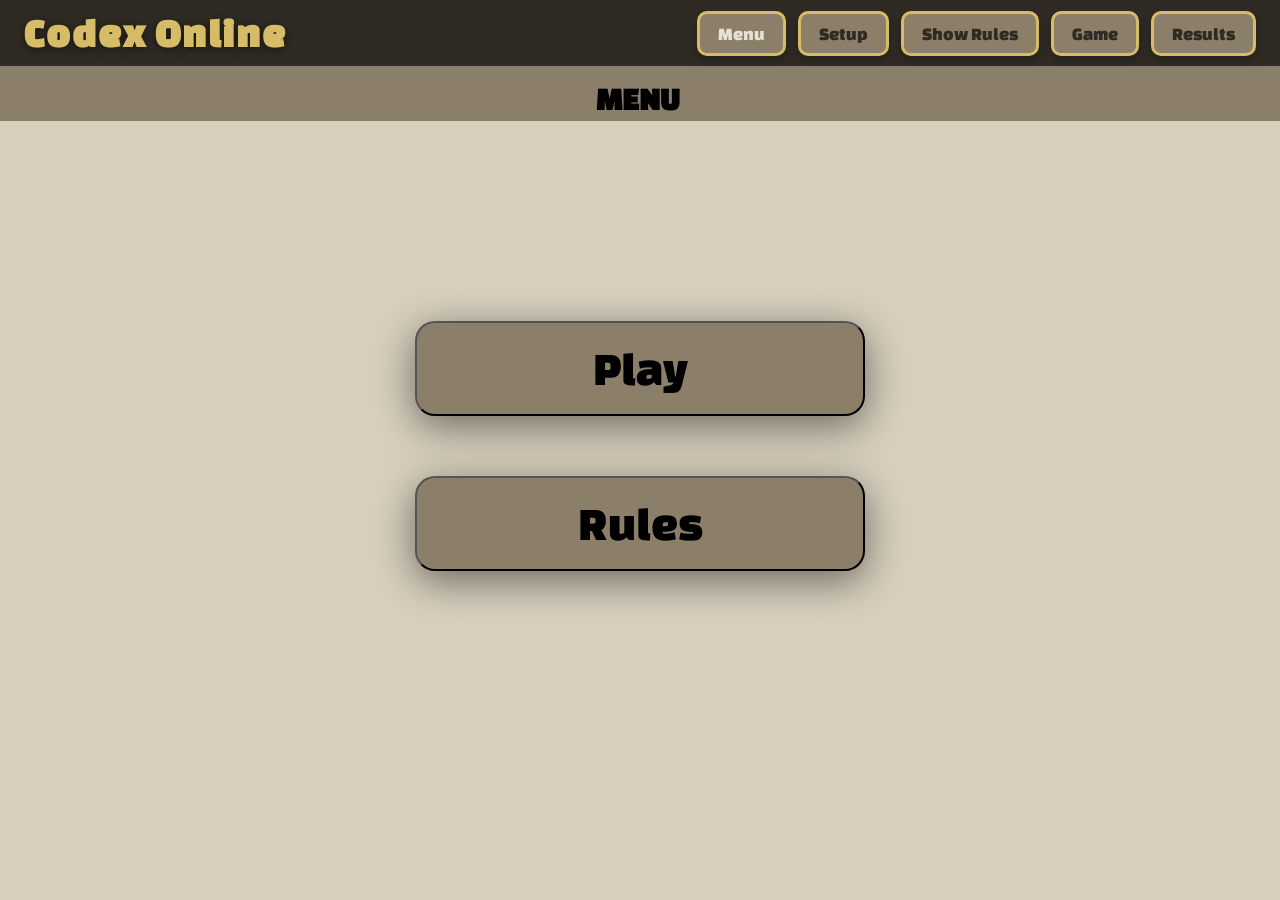
<file: index.html>
<!DOCTYPE html>
<html lang="en">

<head>
    <meta charset="UTF-8">
    <meta name="viewport" content="width=device-width, initial-scale=1.0">
    <title>Codex Online</title>
    <link rel="stylesheet" href="css/settings.css">
    <link rel="stylesheet" href="css/default.css">
    <link rel="stylesheet" href="css/game.css">
    <link rel="stylesheet" href="css/menu.css">
    <link rel="stylesheet" href="css/rules.css">
    <link rel="stylesheet" href="css/setup.css">
    <link rel="stylesheet" href="css/results.css">
    <link rel="stylesheet" href="css/codex_card.css">
</head>

<body>
    <div class="app">
        <header class="app-header">
            <h1>Codex Online</h1>
            <div>
                <button id="menu-button" class="selected">Menu</button>
                <button id="setup-button">Setup</button>
                <button id="rules-button">Show Rules</button>
                <button id="game-button">Game</button>
                <button id="results-button">Results</button>
            </div>
        </header>

        <main class="app-main">
            <!-- MENU -->
            <section id="view-menu" class="show-view">
                <h2>MENU</h2>
                <div class="menu-container">
                    <div class="menu-list">
                        <button class="menu-play-button">Play</button>
                        <button class="menu-rules-button">Rules</button>
                    </div>
                </div>
            </section>
            <!-- SETUP -->
            <section id="view-setup">
                <h2>SETUP</h2>
                <form id="setup-form">
                    <label for="setup-player-count">Player Selection</label>
                    <input type="number" id="setup-player-count" name="player-count" value="1" min="1" max="4"
                        autofocus>
                    <div>
                        <input type="text" name="setup-usernames[]" placeholder="Player1">
                    </div>
                    <input type="submit" value="Play">
                </form>

            </section>
            <!-- RULES -->
            <section id="view-rules">
                <h2>RULES</h2>
                <div class="rules-page">
                    <div class="written-rules">
                        <h2>Game Flow</h2>
                        <p>Players take turns. In each turn, a player places one card and draws one from the draw piles.
                        </p>

                        <h2>Objective</h2>
                        <p>Players aim to score as many points as possible. When a player reaches 10 points, the final
                            round is played and the game ends.</p>

                        <h2>Placing Cards</h2>
                        <p>Cards can only be placed by overlapping open corners.</p>
                        <p>Golden cards can only be placed if the player has the required number of symbols.</p>
                    </div>
                    <div class="original-rules">
                        <h2>Original game excerpt:</h2>
                        <div class="rules-container">
                            <button id="rules-prev" class="rules-arrow">&lt;</button>

                            <div class="rules-stage">
                                <div class="rules-images">
                                    <img alt="Rules" src="sources/rules1.png" class="current-show">
                                    <img alt="Rules" src="sources/rules2.png">
                                    <img alt="Rules" src="sources/rules3.png">
                                </div>
                            </div>

                            <button id="rules-next" class="rules-arrow">&gt;</button>
                        </div>
                        <button id="rules-back">Back</button>
                    </div>
                </div>
            </section>
            <!-- GAME -->
            <section id="view-game">
                <!-- Header -->
                 <h2>Codex</h2>
                <header class="game-header">
                    
                    <div id="players-bar">
                    </div>

                    <div id="turn-info"></div>
                    <div class="game-settings">
                    </div>
                </header>


                <!-- Main -->
                <div class="game-main">

                    <!-- Board -->
                    <div class="board-wrapper">
                        <div id="board-viewport">
                            <div id="board-container">
                                <svg id="board-svg" viewBox="0 0 6000 3600" preserveAspectRatio="xMidYMid meet">
                                    <rect x="0" y="0" width="6000" height="3600" fill="#f3efe6"></rect>

                                    <g id="board-grid"></g>
                                </svg>

                                <div id="board-cards-layer"></div>
                            </div>
                        </div>
                        <div id="draw-overlay">
                            <div class="draw-modal">
                                <div id="board-draw-layer"></div>
                            </div>
                        </div>
                        <!-- Hand -->
                        <div id="player-hand-layer"></div>
                        <div id="board-drag-layer"></div>
                    </div>



                    <!-- Side -->
                    <aside class="side-panel">
                        OBJECTIVES
                    </aside>

                </div>




            </section>
            <!-- RESULTS -->
            <section id="view-results">
                <h2>RESULTS</h2>
                <div class="winner-card">
                    No Winner yet!
                </div>
                <div class="results-grid">
                </div>

                <h2>Previous Results</h2>
                <div class="history-list">

                </div>
                <button id="clear-results-button">Clear History</button>
            </section>
        </main>
    </div>
    <div id="turn-wait"></div>

    <script type="module" src="js/components/codex_card.js"></script>
    <script type="module" src="js/app.js"></script>
    <script type="module" src="js/menu/menu.js"></script>
    <script type="module" src="js/menu/setup.js"></script>
    <script type="module" src="js/menu/rules.js"></script>
</body>




</html>
</file>
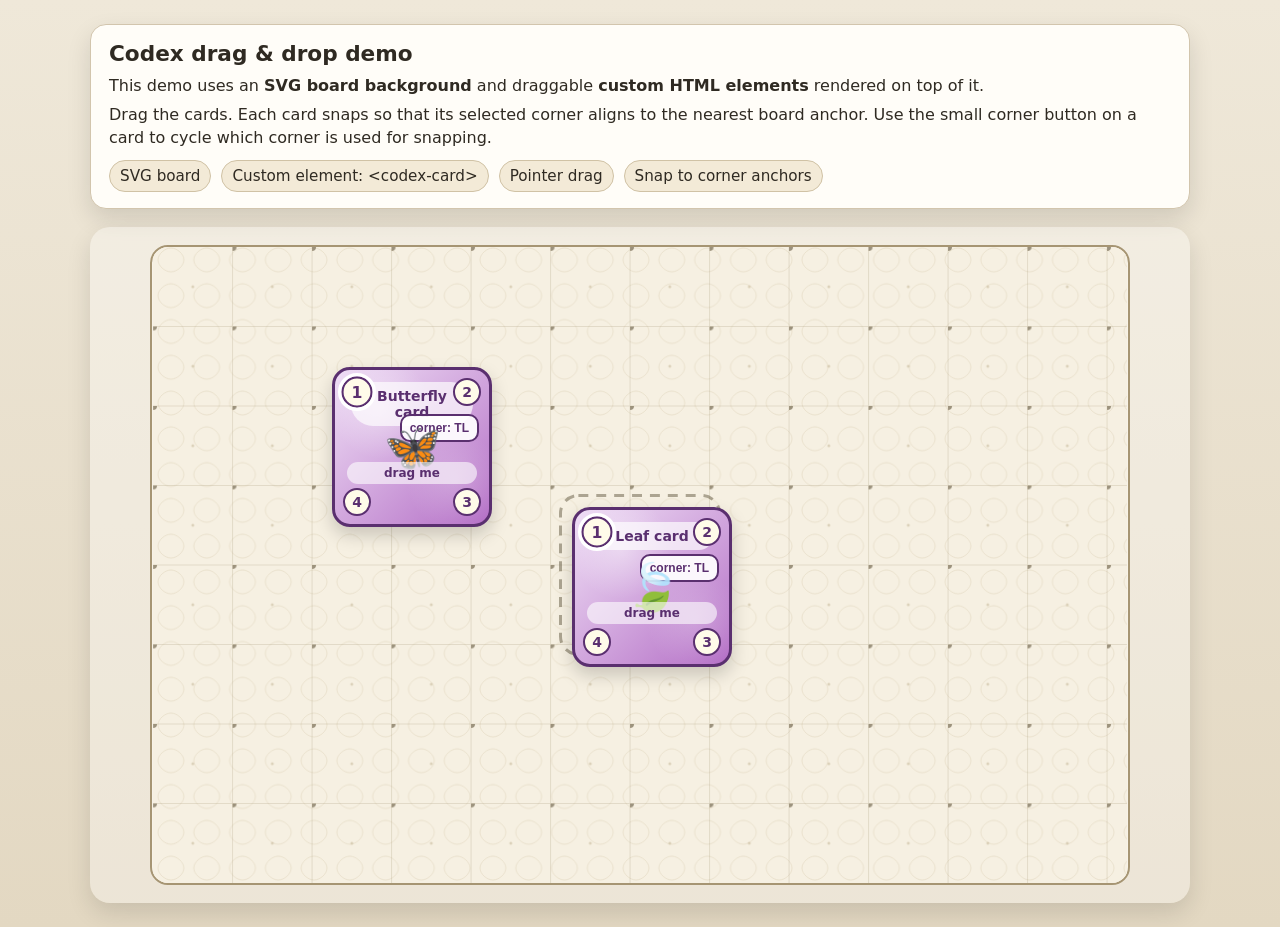
<file: demo/index.html>
<!DOCTYPE html>
<html lang="en">

<head>
    <meta charset="UTF-8" />
    <meta name="viewport" content="width=device-width, initial-scale=1.0" />
    <title>Codex SVG Drag Demo</title>
    <style>
        :root {
            --board-w: 980px;
            --board-h: 640px;
            --grid: 80px;
            --dot: #7a6f58;
            --bg: #f5f0e6;
            --panel: #fffdf8;
            --border: #9e9074;
            --shadow: 0 10px 24px rgba(0, 0, 0, 0.12);
        }

        * {
            box-sizing: border-box;
        }

        body {
            margin: 0;
            font-family: system-ui, -apple-system, BlinkMacSystemFont, "Segoe UI", sans-serif;
            background: linear-gradient(180deg, #efe8d9, #e3d8c2);
            color: #2f2a22;
        }

        .page {
            min-height: 100vh;
            padding: 24px;
            display: grid;
            gap: 18px;
            justify-items: center;
        }

        .info {
            width: min(1100px, 100%);
            background: var(--panel);
            border: 1px solid #d2c5ad;
            border-radius: 16px;
            padding: 16px 18px;
            box-shadow: var(--shadow);
        }

        .info h1 {
            margin: 0 0 8px;
            font-size: 1.35rem;
        }

        .info p {
            margin: 6px 0;
            line-height: 1.45;
        }

        .board-shell {
            width: min(1100px, 100%);
            background: rgba(255, 255, 255, 0.32);
            border-radius: 20px;
            padding: 18px;
            box-shadow: var(--shadow);
            overflow: auto;
        }

        .board-area {
            position: relative;
            width: var(--board-w);
            height: var(--board-h);
            margin: 0 auto;
            border-radius: 18px;
            overflow: hidden;
            border: 2px solid #a69573;
            background: #f8f3e8;
        }

        .board-svg {
            position: absolute;
            inset: 0;
            width: 100%;
            height: 100%;
            display: block;
        }

        .cards-layer {
            position: absolute;
            inset: 0;
            pointer-events: none;
        }

        codex-card {
            position: absolute;
            display: block;
            width: 160px;
            height: 160px;
            pointer-events: auto;
            touch-action: none;
            user-select: none;
        }

        .legend {
            display: flex;
            gap: 10px;
            flex-wrap: wrap;
            margin-top: 10px;
            font-size: 0.95rem;
        }

        .pill {
            background: #f3ead7;
            border: 1px solid #d0c2a5;
            border-radius: 999px;
            padding: 6px 10px;
        }
    </style>
</head>

<body>
    <div class="page">
        <section class="info">
            <h1>Codex drag &amp; drop demo</h1>
            <p>This demo uses an <strong>SVG board background</strong> and draggable <strong>custom HTML
                    elements</strong> rendered on top of it.</p>
            <p>Drag the cards. Each card snaps so that its selected corner aligns to the nearest board anchor. Use the
                small corner button on a card to cycle which corner is used for snapping.</p>
            <div class="legend">
                <span class="pill">SVG board</span>
                <span class="pill">Custom element: &lt;codex-card&gt;</span>
                <span class="pill">Pointer drag</span>
                <span class="pill">Snap to corner anchors</span>
            </div>
        </section>

        <section class="board-shell">
            <div class="board-area" id="board">
                <svg class="board-svg" viewBox="0 0 980 640" aria-label="Codex demo board">
                    <defs>
                        <pattern id="paper" width="36" height="36" patternUnits="userSpaceOnUse">
                            <path d="M18 1 C24 1 31 7 31 13 C31 19 24 25 18 25 C12 25 5 19 5 13 C5 7 12 1 18 1 Z"
                                fill="none" stroke="#e4dac4" stroke-width="1" opacity="0.7" />
                        </pattern>
                        <pattern id="gridDots" width="80" height="80" patternUnits="userSpaceOnUse">
                            <circle cx="0" cy="0" r="4" fill="#7a6f58" opacity="0.72" />
                            <circle cx="40" cy="40" r="1.5" fill="#cabd9f" opacity="0.6" />
                        </pattern>
                    </defs>

                    <rect x="0" y="0" width="980" height="640" fill="#f6f0e2" />
                    <rect x="0" y="0" width="980" height="640" fill="url(#paper)" />
                    <rect x="0" y="0" width="980" height="640" fill="url(#gridDots)" />

                    <g opacity="0.22" stroke="#9f916e" stroke-width="1">
                        <path d="M0 80 H980" />
                        <path d="M0 160 H980" />
                        <path d="M0 240 H980" />
                        <path d="M0 320 H980" />
                        <path d="M0 400 H980" />
                        <path d="M0 480 H980" />
                        <path d="M0 560 H980" />
                        <path d="M80 0 V640" />
                        <path d="M160 0 V640" />
                        <path d="M240 0 V640" />
                        <path d="M320 0 V640" />
                        <path d="M400 0 V640" />
                        <path d="M480 0 V640" />
                        <path d="M560 0 V640" />
                        <path d="M640 0 V640" />
                        <path d="M720 0 V640" />
                        <path d="M800 0 V640" />
                        <path d="M880 0 V640" />
                        <path d="M960 0 V640" />
                    </g>

                    <rect x="410" y="250" width="160" height="160" rx="18" fill="none" stroke="#6f664f" stroke-width="3"
                        stroke-dasharray="10 8" opacity="0.55" />
                    <text x="490" y="335" text-anchor="middle" font-size="22" fill="#6f664f" opacity="0.75">start
                        area</text>
                </svg>

                <div class="cards-layer" id="cards-layer">
                    <codex-card id="card-a" data-color="green" data-title="Leaf card" data-x="420"
                        data-y="260"></codex-card>
                    <codex-card id="card-b" data-color="purple" data-title="Butterfly card" data-x="180"
                        data-y="120"></codex-card>
                </div>
            </div>
        </section>
    </div>

    <script>
        const BOARD_W = 980;
        const BOARD_H = 640;
        const GRID = 80;
        const CARD_SIZE = 160;
        const CORNERS = ["tl", "tr", "br", "bl"];
        const CORNER_OFFSETS = {
            tl: { x: 0, y: 0 },
            tr: { x: CARD_SIZE, y: 0 },
            br: { x: CARD_SIZE, y: CARD_SIZE },
            bl: { x: 0, y: CARD_SIZE }
        };

        class CodexCard extends HTMLElement {
            constructor() {
                super();
                this.active_corner = "tl";
                this.dragging = false;
                this.drag_offset = { x: 0, y: 0 };
            }

            connectedCallback() {
                if (this.dataset.initialized === "1") return;
                this.dataset.initialized = "1";
                this.render();
                this.set_position(
                    Number(this.dataset.x || 0),
                    Number(this.dataset.y || 0)
                );
                this.setup_events();
                this.update_corner_ui();
            }

            render() {
                const color = this.dataset.color || "green";
                const title = this.dataset.title || "Card";

                const color_map = {
                    green: { main: "#76b56e", dark: "#2d6a38", light: "#dff0d8", icon: "🍃" },
                    purple: { main: "#b46fc6", dark: "#5a2f6f", light: "#efdef5", icon: "🦋" },
                    red: { main: "#cf6e59", dark: "#7b2c20", light: "#f4ddd7", icon: "🍄" },
                    blue: { main: "#6da8d8", dark: "#224f78", light: "#dae8f7", icon: "🐦" }
                };

                const palette = color_map[color] || color_map.green;

                this.innerHTML = `
          <style>
            .card {
              width: 100%;
              height: 100%;
              border-radius: 18px;
              border: 3px solid ${palette.dark};
              background: linear-gradient(135deg, ${palette.light}, ${palette.main});
              position: relative;
              box-shadow: 0 8px 18px rgba(0,0,0,0.18);
              overflow: hidden;
              cursor: grab;
            }
            :host(.dragging) .card {
              cursor: grabbing;
              box-shadow: 0 16px 34px rgba(0,0,0,0.26);
            }
            .card::before {
              content: "";
              position: absolute;
              inset: 0;
              background: radial-gradient(circle at 30% 25%, rgba(255,255,255,0.38), transparent 32%),
                          radial-gradient(circle at 78% 72%, rgba(255,255,255,0.20), transparent 30%);
              pointer-events: none;
            }
            .title {
              position: absolute;
              left: 16px;
              right: 16px;
              top: 12px;
              padding: 6px 10px;
              font-weight: 700;
              text-align: center;
              color: ${palette.dark};
              background: rgba(255,255,255,0.68);
              border-radius: 999px;
              font-size: 14px;
            }
            .center-icon {
              position: absolute;
              inset: 0;
              display: grid;
              place-items: center;
              font-size: 46px;
              opacity: 0.92;
            }
            .corner {
              position: absolute;
              width: 28px;
              height: 28px;
              border-radius: 50%;
              background: #fffbe9;
              border: 2px solid ${palette.dark};
              display: grid;
              place-items: center;
              font-size: 14px;
              font-weight: 700;
              color: ${palette.dark};
            }
            .tl { left: 8px; top: 8px; }
            .tr { right: 8px; top: 8px; }
            .br { right: 8px; bottom: 8px; }
            .bl { left: 8px; bottom: 8px; }
            .corner.active {
              outline: 3px solid #fff;
              transform: scale(1.12);
            }
            .snap-button {
              position: absolute;
              right: 10px;
              top: 44px;
              border: none;
              background: rgba(255,255,255,0.92);
              border: 2px solid ${palette.dark};
              color: ${palette.dark};
              border-radius: 10px;
              font-size: 12px;
              padding: 5px 8px;
              cursor: pointer;
              font-weight: 700;
            }
            .hint {
              position: absolute;
              left: 12px;
              right: 12px;
              bottom: 40px;
              text-align: center;
              font-size: 12px;
              color: ${palette.dark};
              font-weight: 600;
              background: rgba(255,255,255,0.6);
              border-radius: 999px;
              padding: 4px 8px;
            }
          </style>
          <div class="card">
            <div class="title">${title}</div>
            <button class="snap-button" type="button">corner: <span class="corner-name">TL</span></button>
            <div class="center-icon">${palette.icon}</div>
            <div class="corner tl" data-corner="tl">1</div>
            <div class="corner tr" data-corner="tr">2</div>
            <div class="corner br" data-corner="br">3</div>
            <div class="corner bl" data-corner="bl">4</div>
            <div class="hint">drag me</div>
          </div>
        `;
            }

            setup_events() {
                this.addEventListener("pointerdown", this.on_pointer_down.bind(this));
                this.querySelector(".snap-button").addEventListener("click", (event) => {
                    event.stopPropagation();
                    this.cycle_corner();
                });
            }

            cycle_corner() {
                const current_index = CORNERS.indexOf(this.active_corner);
                this.active_corner = CORNERS[(current_index + 1) % CORNERS.length];
                this.update_corner_ui();
            }

            update_corner_ui() {
                this.querySelectorAll(".corner").forEach((element) => {
                    element.classList.toggle("active", element.dataset.corner === this.active_corner);
                });
                this.querySelector(".corner-name").textContent = this.active_corner.toUpperCase();
            }

            set_position(x, y) {
                this.style.left = `${x}px`;
                this.style.top = `${y}px`;
                this.dataset.x = String(x);
                this.dataset.y = String(y);
            }

            on_pointer_down(event) {
                if (event.target.closest("button")) return;

                const rect = this.getBoundingClientRect();
                this.dragging = true;
                this.classList.add("dragging");
                this.drag_offset.x = event.clientX - rect.left;
                this.drag_offset.y = event.clientY - rect.top;
                this.setPointerCapture(event.pointerId);

                this._move_handler = this.on_pointer_move.bind(this);
                this._up_handler = this.on_pointer_up.bind(this);

                this.addEventListener("pointermove", this._move_handler);
                this.addEventListener("pointerup", this._up_handler);
                this.addEventListener("pointercancel", this._up_handler);
            }

            on_pointer_move(event) {
                if (!this.dragging) return;
                const board_rect = document.getElementById("board").getBoundingClientRect();

                let x = event.clientX - board_rect.left - this.drag_offset.x;
                let y = event.clientY - board_rect.top - this.drag_offset.y;

                x = Math.max(0, Math.min(BOARD_W - CARD_SIZE, x));
                y = Math.max(0, Math.min(BOARD_H - CARD_SIZE, y));

                this.set_position(x, y);
            }

            on_pointer_up(event) {
                if (!this.dragging) return;
                this.dragging = false;
                this.classList.remove("dragging");
                this.releasePointerCapture(event.pointerId);

                this.removeEventListener("pointermove", this._move_handler);
                this.removeEventListener("pointerup", this._up_handler);
                this.removeEventListener("pointercancel", this._up_handler);

                this.snap_to_grid();
            }

            snap_to_grid() {
                const corner_offset = CORNER_OFFSETS[this.active_corner];
                const current_x = Number(this.dataset.x || 0);
                const current_y = Number(this.dataset.y || 0);

                const selected_corner_x = current_x + corner_offset.x;
                const selected_corner_y = current_y + corner_offset.y;

                const anchor_x = Math.round(selected_corner_x / GRID) * GRID;
                const anchor_y = Math.round(selected_corner_y / GRID) * GRID;

                let new_x = anchor_x - corner_offset.x;
                let new_y = anchor_y - corner_offset.y;

                new_x = Math.max(0, Math.min(BOARD_W - CARD_SIZE, new_x));
                new_y = Math.max(0, Math.min(BOARD_H - CARD_SIZE, new_y));

                this.set_position(new_x, new_y);
            }
        }

        customElements.define("codex-card", CodexCard);
    </script>
</body>

</html>
</file>
<file: css/settings.css>
:root {
    --unit: 30px;
    --card-w: 150px;
    --card-h: 90px;
    --board-w: 6000px;
    --board-h: 3600px;

    --c-lighter: #e8e1d2;
    --c-light: #d8cfbd;
    --c-normal: #8b7f69;
    --c-dark: #2f2a24;

    --c-board: #f3efe6;
    --c-side: #e8e1d2;
    --c-hand: #ddd;
    --c-gold: #d6bc67;

    
}

* {
    box-sizing: border-box;
}

@font-face {
    font-family: Changa_One;
    font-weight: 100;
    src: url('../fonts/Changa_One/ChangaOne-Regular.ttf');
}
</file>
<file: css/default.css>
* {
    font-family: Changa_One; /* https://fonts.google.com/selection?preview.script=Latn */
}

.app-main>section {
    display: none;
}

.show-view {
    display: flex !important;
}

.app-header {
    height: 72px;
    
    display: flex;
    align-items: center;
    justify-content: space-between;
    padding: 12px 24px;

    background: var(--c-dark);
    border-bottom: 6px solid var(--c-normal);
    color: var(--c-lighter);
    box-shadow: 0 4px 20px rgba(0, 0, 0, 0.35);

    h1 {
        margin: 0;
        font-size: 40px;
        letter-spacing: 2px;
        color: var(--c-gold);
        text-shadow: 0 2px 8px rgba(0, 0, 0, 0.5);
    }

    div {
        display: flex;
        gap: 12px;
        flex-wrap: wrap;

        button {
            padding: 10px 18px;
            font-size: 18px;
            cursor: pointer;

            color: var(--c-dark);
            background: var(--c-normal);
            border: 3px solid var(--c-gold);
            border-radius: 10px;
            box-shadow: 0 4px 10px rgba(0, 0, 0, 0.25);
        }

        button.selected {
           color: var(--c-lighter); 
        }
    }
}

section {
    background: var(--c-normal);
    margin: 0;
    padding: 0;

    & > h2 {
        align-self: center;
        font-size: 32px;
        padding: 5px 5px 0 0;
        margin: 5px;
    }
}
</file>
<file: css/game.css>
html,
body {
    width: 100%;
    margin: 0;
    overflow: hidden;
}

.app {
    width: 100%;
    height: 100vh;
    display: flex;
    flex-direction: column;
    overflow: hidden;
}

.app-main,
#view-game,
.game-main,
.board-wrapper {
    min-width: 0;
}

.app-header {
    flex: 0 0 auto;
}

.app-main {
    flex: 1;
    min-height: 0;
}

#view-game {
    height: 100%;
    flex-direction: column;
    background: var(--c-normal);
    opacity: 1;

    transition: opacity 0.4s ease, filter 0.4s ease;
}

#view-game.switching-players {
    opacity: 0.25;
    filter: blur(2px);
    transition: opacity 0.4s ease, filter 0.4s ease;
}

.game-header {
    flex: 0 0 auto;
    display: flex;
    justify-content: space-between;
    align-items: center;
    min-height: 72px;
    padding: 12px 20px;
    background: var(--c-dark);
    color: white;
}

.game-main {
    flex: 1;
    min-height: 0;
    display: flex;
    overflow: hidden;
}

.board-wrapper {
    flex: 1;
    min-height: 0;
    padding: 20px;
}
 /* only visible in viewport*/
#board-viewport {
    max-width: 100%;
    max-height: calc(100% - 140px - 72px);
    overflow: auto;
    padding: 20px;
    border: 2px solid var(--c-normal);
    background: var(--c-light);
}

#board-container {
    position: relative;
    width: var(--board-w);
    height: var(--board-h);

    margin: 0 auto;
    border: 2px solid var(--c-normal);
    background: var(--c-board);
}

#board-svg {
    position: absolute;
    inset: 0;
    width: 100%;
    height: 100%;
}

#board-cards-layer {
    position: absolute;
    inset: 0;
    overflow: visible;
}

#board-drag-layer {
    position: fixed;
    inset: 0;
    z-index: 9999;
    pointer-events: none;
}

#board-drag-layer codex-card {
    position: absolute;
}

#board-grid {
    opacity: 0.2;
    stroke: var(--c-normal);
    stroke-width: 1;
}

#player-hand-layer {
    max-width: 100vw;
    position: relative;
    bottom: 0;
    min-height: 140px;
    display: flex;
    align-items: center;
    justify-content: center;
    gap: 12px;
    padding: 12px;
    background: #cfc3aa;
}
 /* hand */
#player-hand-layer>codex-card {
    position: relative;
}

.active-player {
    color: green;
}

.side-panel {
    width: 250px;
    background: var(--c-side);
    /*border-left: 1px solid #ccc;*/
    padding: 10px;
    display: flex;
    align-items: center;
    flex-direction: column;
}

.player-hand {
    height: 140px;
    background: var(--c-hand);
    display: flex;
    justify-content: center;
    align-items: center;
    gap: 10px;
}

#draw-overlay {
    position: fixed;
    inset: 0;

    display: flex;
    justify-content: center;
    align-items: center;

    background: rgba(0, 0, 0, 0.6);
    z-index: 9999;

    opacity: 0;
    transform: translateY(100vh);
    /* move down somewhere to hell */
    transition: opacity 1s ease;
}

#draw-overlay.shown {
    opacity: 1;
    transform: translateY(0);
    transition: transform 1s ease, opacity 1s ease;
}

.draw-modal {
    background: var(--c-light);
    border: 2px solid var(--c-normal);
    border-radius: 16px;

    padding: 20px;

    max-width: 90vw;
    max-height: 80vh;

    overflow: auto;

    box-shadow: 0 10px 40px rgba(0, 0, 0, 0.5);
}

#board-draw-layer {
    display: flex;
    gap: 30px;
    align-items: center;
}
 /* draw card*/
.draw-section {
    display: flex;
    flex-direction: column;
    gap: 8px;
}

.draw-row {
    display: flex;
    align-items: center;
    gap: 10px;
}

.shown-cards {
    display: flex;
    gap: 8px;
}

.deck-button {
    width: 90px;
    height: 120px;
    border-radius: 12px;
    border: 2px solid #333;
    background: var(--c-hand);
    cursor: pointer;
}

.deck-button.gold {
    background: var(--c-gold);
}

#board-draw-layer codex-card {
    position: relative;
}

#turn-wait {
    position: fixed;
    top: 50%;
    left: 50%;
    z-index: 999;
    background: var(--c-dark);
    color: white;
    padding: 12px 24px;
    border-radius: 999px;

    opacity: 0;
    pointer-events: none;

    transform: translateX(-50%) translateY(-20px);
    transition: opacity 0.25s ease, transform 0.25s ease;
}

#turn-wait.visible {
    opacity: 1;
    transform: translateX(-50%) translateY(0);
}
</file>
<file: css/menu.css>
#view-menu {
    flex-direction: column;
}

.menu-container {
    width: 100vw;
    height: 100vh;
    background: var(--c-light);    
}

.menu-list {
    width: 30%;
    margin: auto;
    padding-top: 200px;
    display: flex;
    align-items: center;
    gap: 60px;
    flex-direction: column;
    justify-content: space-around;
    align-content: center;
}

.menu-list button {
    font-family: Changa_One;
    font-weight: 500;
    font-size: 48px;
    background: var(--c-normal);
    padding: 20px;
    min-width: 450px;
    border-radius: 20px;
    box-shadow: 0 10px 40px rgba(0, 0, 0, 0.5);

    transition: transform 0.2s ease;
}

.menu-list button:hover {
    transform: translateY(-5px);
}
</file>
<file: css/rules.css>
#view-rules {
    max-height: 100%;
    flex-direction: column;
}

.rules-page {
    display: flex;
    flex-direction: column;
    width: 100%;
    max-height: calc(100vh - 72px);
    margin: 0;
    padding: 0;
}

.written-rules,
.original-rules {

    border: 20px solid var(--c-normal);
    background: var(--c-light);
    width: calc(100%);

    display: flex;
    align-items: center;
    flex-direction: column;
    gap: 8px;
    padding: 10px;

    h2 {
        font-size: 30px;
        padding: 0;
        margin: 0 0 10px 0;
    }

    p {
        font-size: 20px;
        padding: 0;
        margin: 0;
    }
}

.written-rules {
    flex: 0 0 auto;
}

.original-rules {
    flex: 1;
    min-height: 0;
}

.original-rules h2 {
    flex: 0 0 auto;
}

.original-rules button {
    margin: 10px;
    padding: 20px;
    font-size: 40px;
    background: var(--c-normal);
    border-radius: 8px;
    box-shadow: 0 10px 40px rgba(0, 0, 0, 0.5);
}

.rules-container {
    flex: 1;
    width: 100%;

    display: grid;
    grid-template-columns: 60px minmax(0, 1fr) 60px;
    align-items: center;
    gap: 16px;

    perspective: 1400px;
}

.rules-stage {
    width: 100%;
    height: 100%;

    display: flex;
    align-items: center;
    justify-content: center;
}

.rules-images {
    position: relative;

    width: 100%;
    height: 100%;
    min-height: 0;

    display: flex;
    align-items: center;
    justify-content: center;
}

.rules-images img {
    position: absolute;
    inset: 0;
    margin: auto;
    width: auto;
    height: 100%;
    max-width: 100%;
    object-fit: contain;

    opacity: 0;
    pointer-events: none;

    transform: translateX(0) scale(0.75) rotateY(0deg);
    transition: transform 0.6s ease, opacity 0.6s ease, filter 0.6s ease;

    filter: blur(2px);
    border-radius: 10px;
    box-shadow: 0 14px 45px rgba(0, 0, 0, 0.45);
}

.rules-images img.current-show {
    opacity: 1;
    z-index: 3;
    pointer-events: auto;

    transform: translateX(0) scale(1) rotateY(0deg);
    filter: blur(0);
}

.rules-images img.hidden-left {
    opacity: 0.35;
    z-index: 2;

    transform: translateX(-55%) scale(0.78) rotateY(35deg);
}

.rules-images img.hidden-right {
    opacity: 0.35;
    z-index: 2;

    transform: translateX(55%) scale(0.78) rotateY(-35deg);
}

.rules-arrow {
    display: flex;
    align-items: center;
    justify-content: center;

    width: 54px;
    height: 74px;
    font-size: 30px;
    font-weight: bold;
    cursor: pointer;

    color: var(--c-lighter);
    background: var(--c-dark);
    border: 4px solid var(--c-normal);
    border-radius: 14px;
}
</file>
<file: css/setup.css>
#view-setup {
    /*border: 20px solid var(--c-normal);*/
    background: var(--c-light);
    height: 100%;
    flex-direction: column;
}

#setup-form {
    width: min(600px, 90vw);
    height: min-content;
    margin: 80px auto;
    padding: 24px;

    background: var(--c-light);
    border: 12px solid var(--c-normal);
    border-radius: 18px;

    display: flex;

    flex-direction: column;
    gap: 18px;

    color: var(--c-dark);
    box-shadow: 0 12px 35px rgba(0, 0, 0, 0.25);
}

#setup-form label {
    font-size: 30px;
    font-weight: bold;
    text-align: center;
}

#setup-form input {
    width: 100%;
    padding: 12px 14px;

    font-size: 18px;
    font-family: inherit;

    color: var(--c-dark);
    background: var(--c-board);

    border: 3px solid var(--c-normal);
    border-radius: 10px;

    outline: none;
}

#setup-form input[type="submit"] {
    margin-top: 40px;
    border-color: var(--c-gold);
    border-width: 5px;
}

#setup-form div {
    display: flex;
    flex-direction: column;
    gap: 10px;
}
</file>
<file: css/results.css>
#view-results {
    min-height: calc(100vh - 72px);
    padding: 30px;

    display: flex;
    flex-direction: column;
    align-items: center;
    gap: 30px;

    background: var(--c-light);
    color: var(--c-dark);
}

.winner-card {
    width: min(420px, 90vw);
    padding: 28px;

    text-align: center;

    background: var(--c-light);
    border: 10px solid var(--c-gold);
    border-radius: 22px;
    box-shadow: 0 16px 45px rgba(0, 0, 0, 0.35);

    animation: winner-pop 0.8s ease;
}

.winner-card .winner-label {
    font-size: 18px;
    font-weight: bold;
}

.winner-card h2 {
    margin: 10px 0;
    font-size: 42px;
}

.winner-card p {
    margin: 0;
    font-size: 26px;
    font-weight: bold;
}

.results-grid {
    width: min(900px, 100%);
    display: grid;
    grid-template-columns: repeat(auto-fit, minmax(180px, 1fr));
    gap: 20px;
}

.player-result {
    padding: 20px;

    background: var(--c-lighter);
    border: 6px solid var(--c-normal);
    border-radius: 18px;

    text-align: center;
    box-shadow: 0 10px 25px rgba(0, 0, 0, 0.25);
}

.player-result:first-child {
    border-color: var(--c-gold);
    background: linear-gradient(135deg,
            var(--c-lighter),
            var(--c-gold));
}

.player-rank {
    font-size: 24px;
    font-weight: bold;
}

.player-result h3 {
    margin: 10px 0;
    font-size: 30px;
}

.player-result p {
    margin: 0;
    font-size: 20px;
    font-weight: bold;
}

@keyframes winner-pop {
    from {
        opacity: 0;
        transform: scale(0.75) rotateX(20deg);
    }

    to {
        opacity: 1;
        transform: scale(1) rotateX(0);
    }
}

.history-list {
    width: min(900px, 100%);

    display: flex;
    flex-direction: column;
    gap: 16px;
}

.history-game {
    padding: 18px;

    background: var(--c-light);
    border: 6px solid var(--c-normal);
    border-radius: 18px;

    box-shadow: 0 8px 22px rgba(0, 0, 0, 0.22);

    h3 {
        margin: 0;
        font-size: 24px;
    }

    .history-date {
        margin: 4px 0 12px 0;
        opacity: 0.75;
    }
}

.history-players {
    display: flex;
    flex-direction: column;
    gap: 8px;
}

.history-player {
    display: grid;
    grid-template-columns: 50px 1fr 80px;
    align-items: center;

    padding: 10px 12px;

    background: var(--c-lighter);
    border: 3px solid var(--c-normal);
    border-radius: 10px;
}

.empty-history {
    font-size: 20px;
    opacity: 0.8;
}

#clear-results-button {
    padding: 10px 24px;

    font-size: 20px;
    font-weight: bold;

    color: var(--c-lighter);
    background: var(--c-dark);

    border: 4px solid var(--c-normal);
    border-radius: 12px;

    cursor: pointer;
}
</file>
<file: css/codex_card.css>
@import "./settings.css";

codex-card {
    position: absolute;
    display: block;
    width: var(--card-w);
    height: var(--card-h);
    cursor: grab;
    user-select: none;
    touch-action: none;
}

.hand-card-enter {
    opacity: 0;
    transform: translateY(40px) rotateY(90deg);
    transition: opacity 0.45s ease, transform 0.45s ease;
}

.hand-card-enter.visible {
    opacity: 1;
    transform: translateY(0) rotateY(0);
}

codex-card.dragging {
    cursor: grabbing;
    z-index: 1000;
}

codex-card .card-root {
    position: relative;
    width: 100%;
    height: 100%;
    border-radius: 14px;
    border: 3px solid var(--c-dark);
    background: var(--card-bg, #999);
    box-shadow: 0 8px 18px rgba(0, 0, 0, 0.18);
    color: white;
    overflow: hidden;

    .tl.back {
        border-radius: 20% 0 20% 0;
    }

    .tr.back {
        border-radius: 0 20% 0 20%;
    }

    .bl.back {
        border-radius: 0 20% 0 20%;
    }

    .br.back {
        border-radius: 20% 0 20% 0;
    }
}

codex-card .card-root.golden {
    border: 3px solid var(--c-gold);
}

codex-card .card-center {
    position: absolute;
    inset: 0;
    display: flex;
    flex-direction: column;
    align-items: center;
    justify-content: space-evenly;
    gap: 4px;
    text-align: center;
}

codex-card .corner.back {
    position: absolute;
    width: var(--unit);
    height: var(--unit);

    color: #222;
    display: flex;
    align-items: center;
    justify-content: center;
    font-size: 12px;
    font-weight: bold;
}

codex-card .corner.back.active {
    background-color: #999;
}

/* Symbol */

.symbol {
    width: 8px;
    height: 8px;
    border: 1px solid black;
    border-radius: 50%;
    margin: auto;
}

.requirements {
    display: flex;
    align-items: center;
    justify-content: space-around;
    gap: 3px;
}

.debug {
    visibility: hidden;
}


codex-card .corner {
    width: 50%;
    height: 50%;
    border-radius: 50%;
    margin: auto;
}

codex-card .tl {
    top: 0px;
    left: 0px;
}

codex-card .tr {
    top: 0px;
    right: 0px;
}

codex-card .br {
    bottom: 0px;
    right: 0px;
}

codex-card .bl {
    bottom: 0px;
    left: 0px;
}

codex-card.dragging {
    z-index: 1000;
}
</file>
